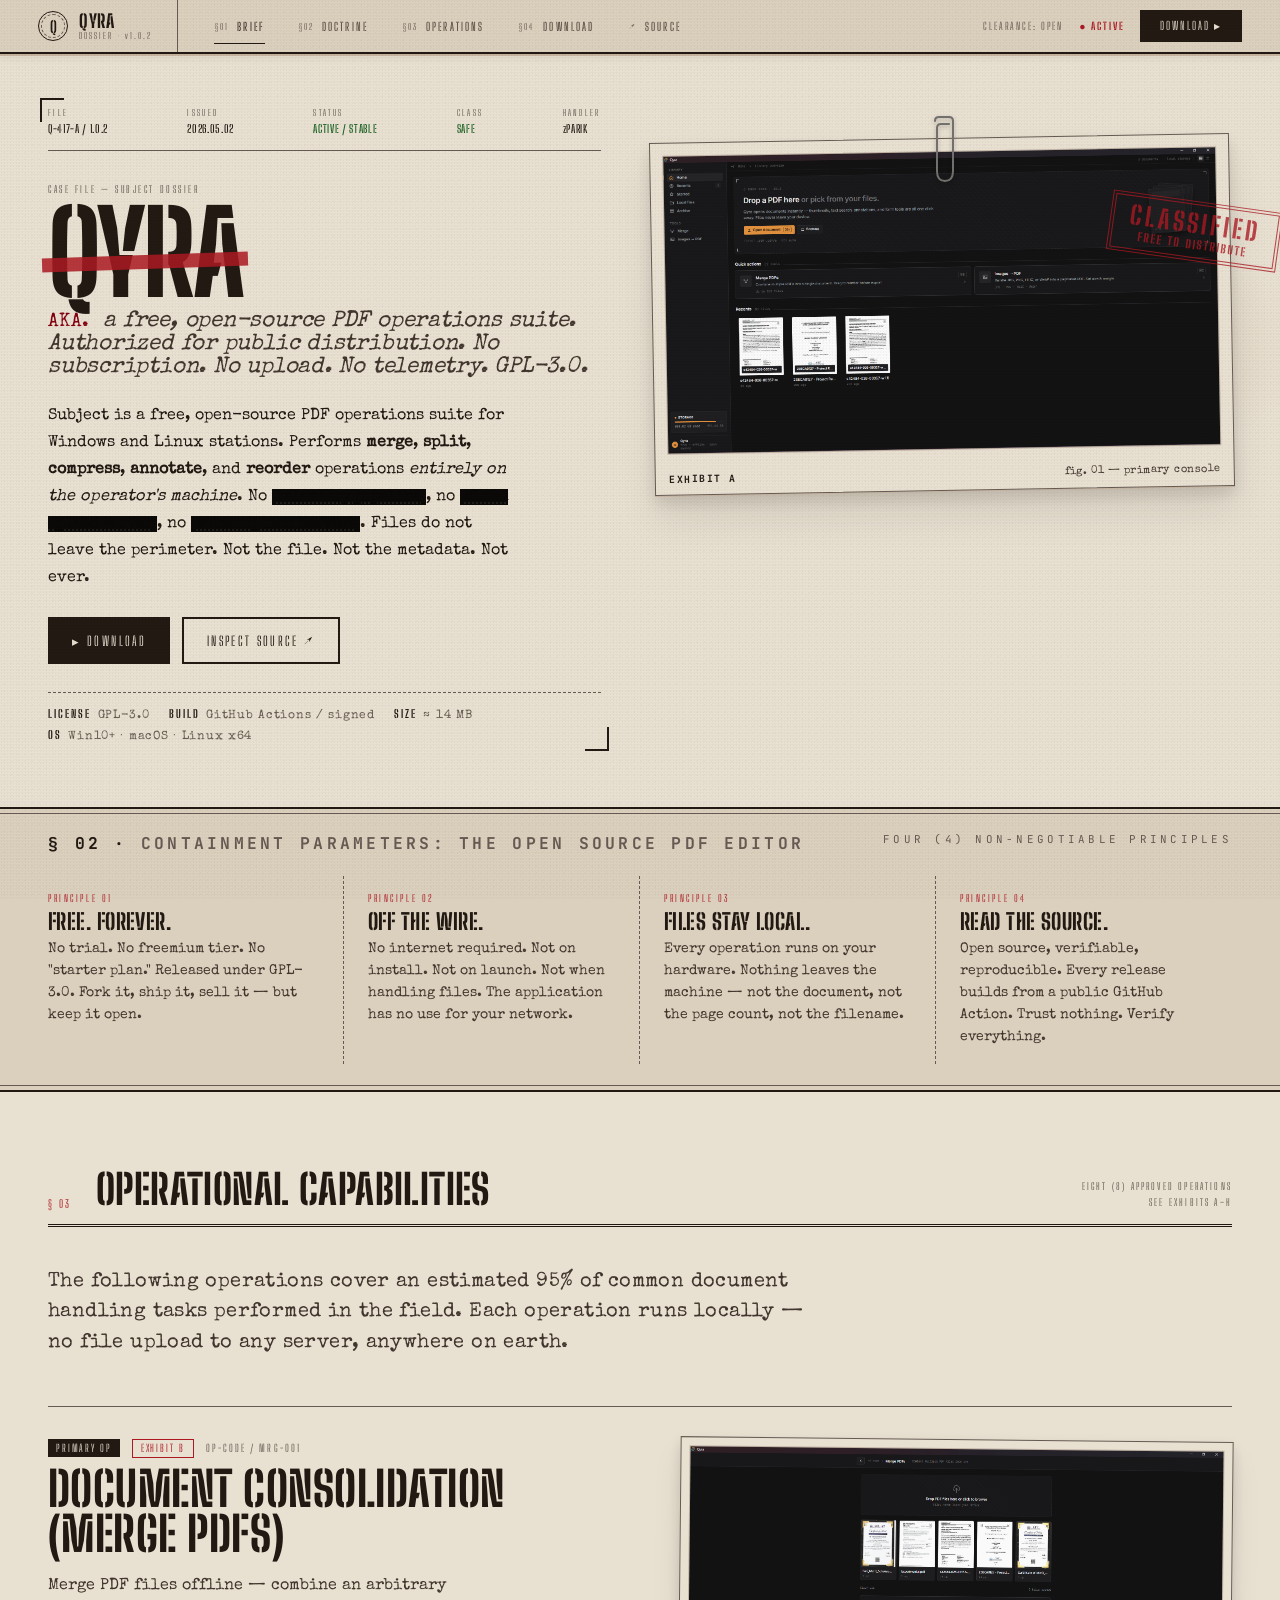
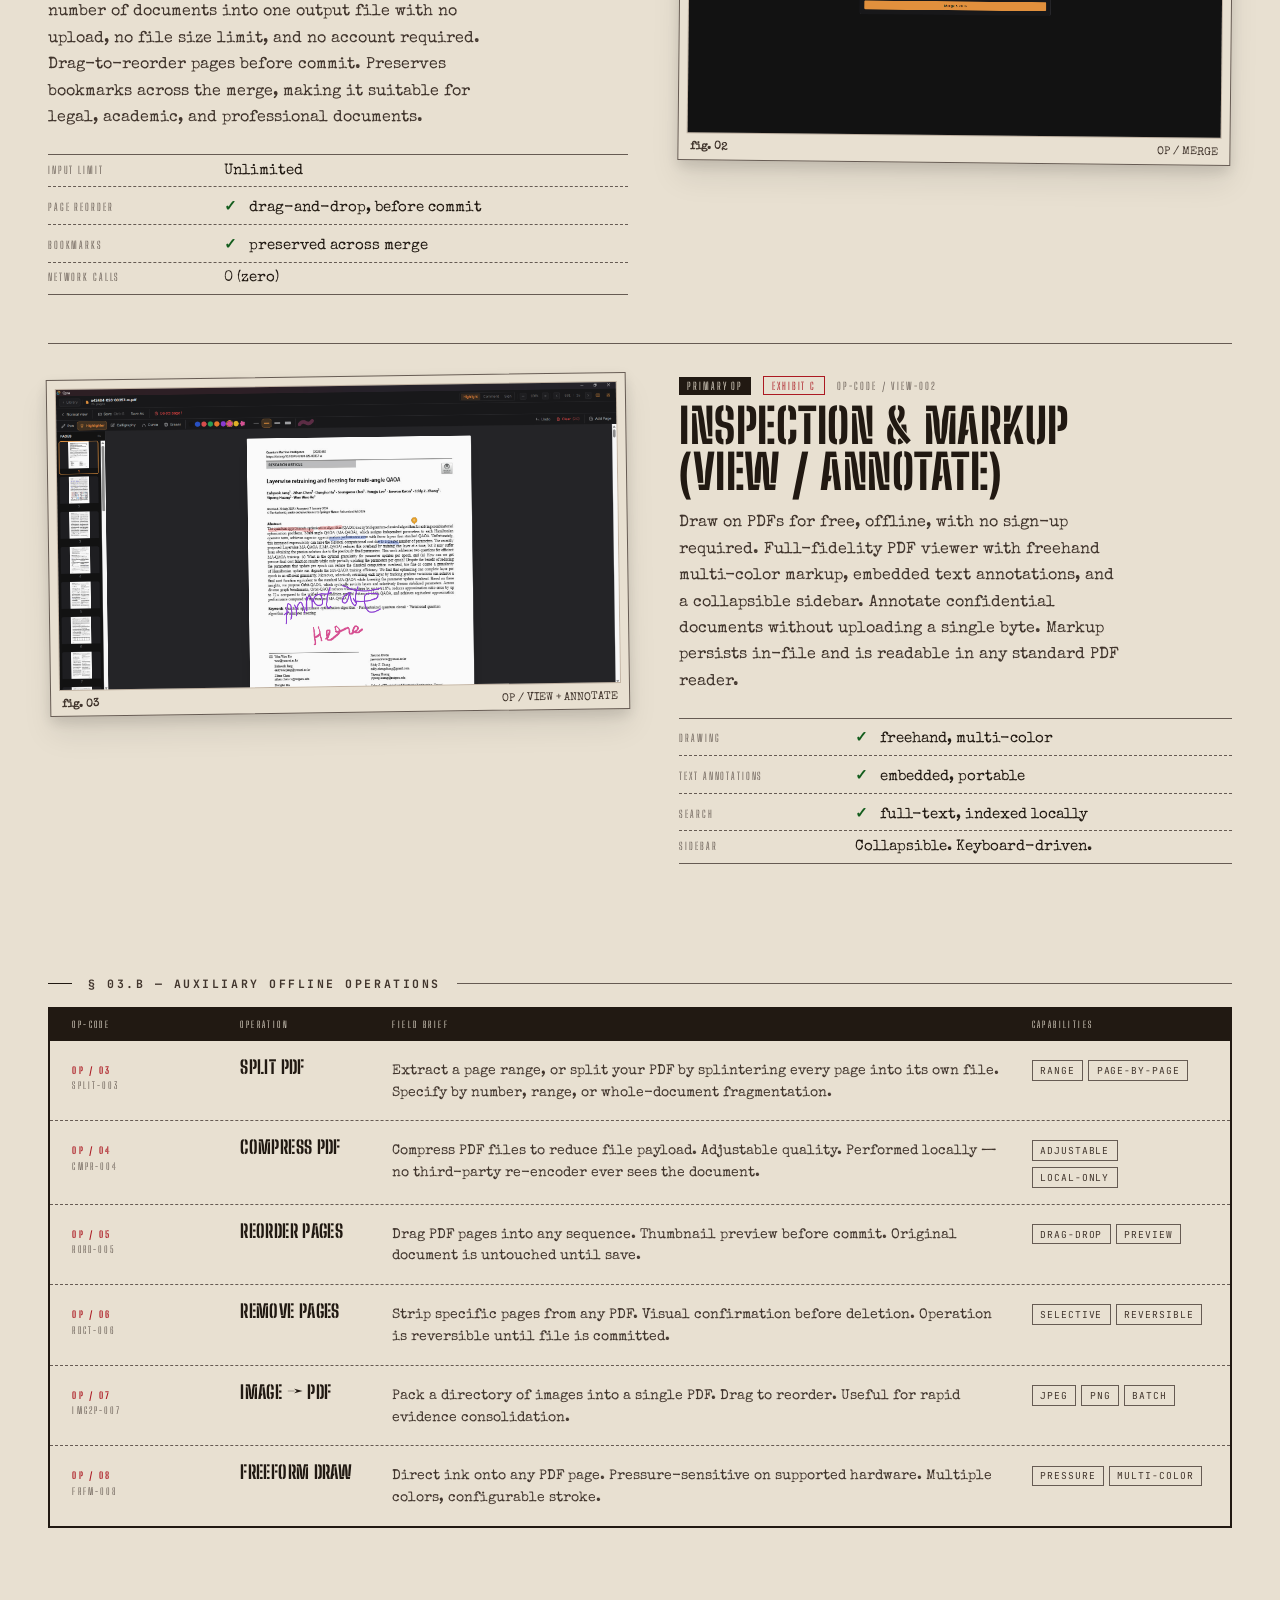
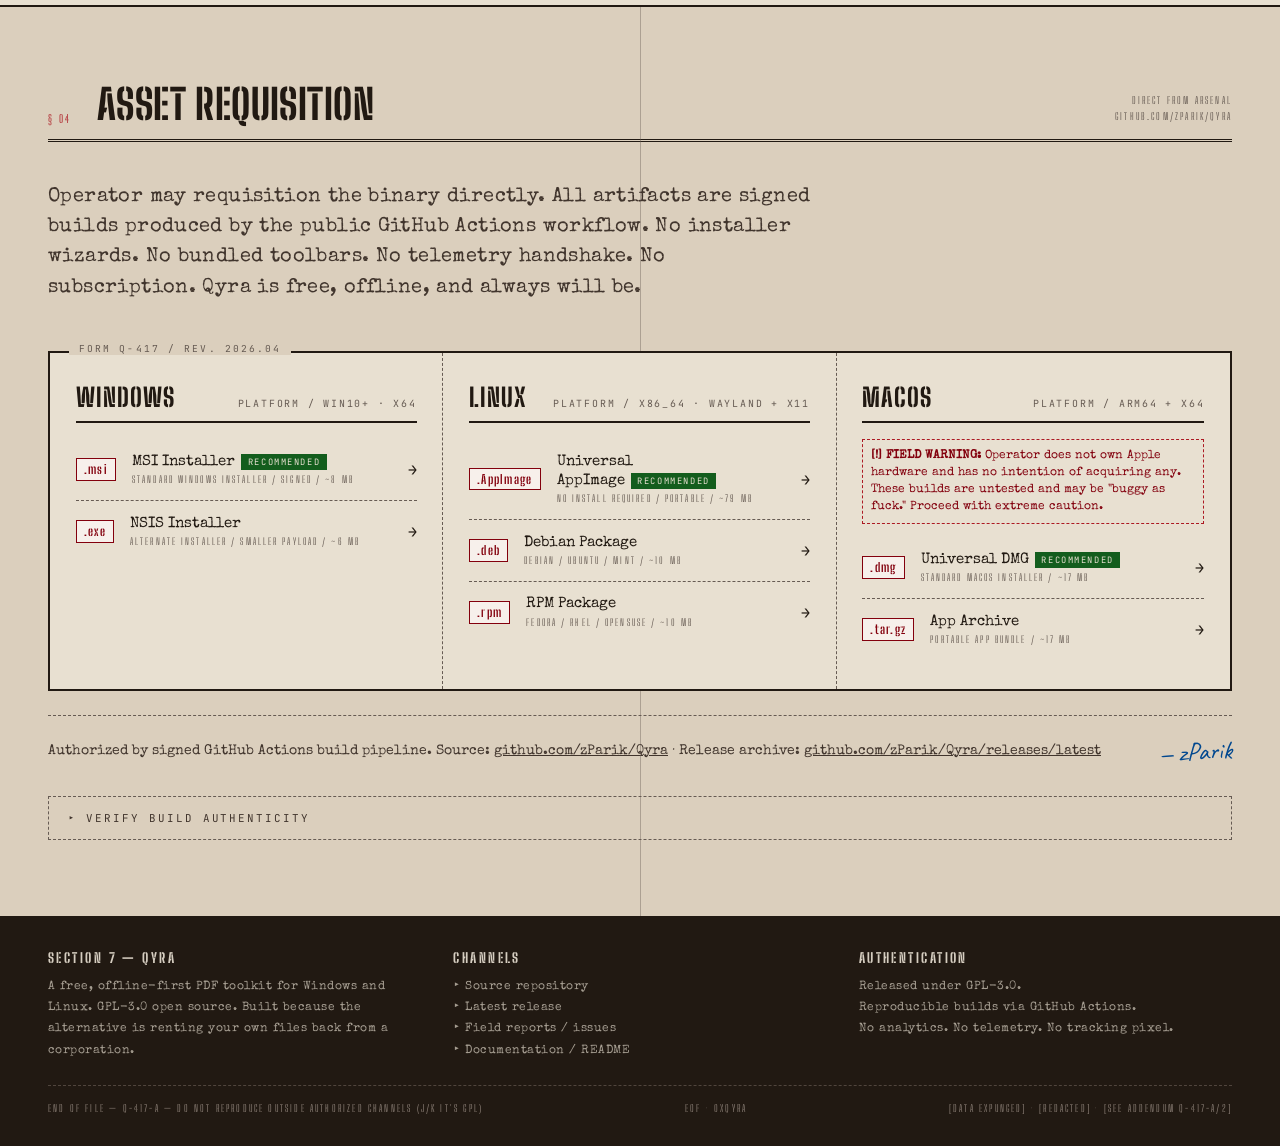
<file: index.html>
<!DOCTYPE html>
<html lang="en">
<head>
<meta charset="UTF-8" />
<meta name="viewport" content="width=device-width, initial-scale=1.0" />
<title>Qyra: Free Offline PDF Toolkit & Acrobat Alternative</title>
<meta name="google-site-verification" content="6oEq_tf1xUqrzgPqAeHx71kW3eQKscvp-yzKYCR2a14" />
<meta name="title" content="Qyra: Free Offline PDF Toolkit & Acrobat Alternative" />
<meta name="description" content="Qyra is a free, offline-first PDF toolkit for Windows and Linux. Merge, split, compress, and annotate PDFs locally — no cloud upload, no telemetry, no subscription. Open-source Adobe Acrobat alternative. GPL-3.0." />
<meta name="keywords" content="free offline PDF toolkit, Adobe Acrobat alternative, open source PDF editor, merge PDFs locally, offline PDF software, no-telemetry PDF editor, local-only PDF processor, privacy-focused PDF toolkit, offline-first PDF editor, GPL-3.0 PDF software, free PDF editor Windows Linux, PDF merger no upload, compress PDF offline, split PDF locally, no subscription PDF editor, secure PDF toolkit, iLovePDF alternative, SmallPDF alternative" />
<meta name="author" content="zParik" />
<link rel="icon" href="images/qyra-logo.png" type="image/png" />
<link rel="canonical" href="https://zparik.github.io/Qyra-page/" />
<link rel="sitemap" type="application/xml" href="https://zparik.github.io/Qyra-page/sitemap.xml" />
<meta property="og:type" content="website" />
<meta property="og:url" content="https://zparik.github.io/Qyra-page/" />
<meta property="og:title" content="Qyra: Free Offline PDF Toolkit & Acrobat Alternative" />
<meta property="og:description" content="Merge, split, compress, and annotate PDFs entirely offline. The free, open-source Adobe alternative with zero telemetry." />
<meta property="og:image" content="https://zparik.github.io/Qyra-page/images/qyra-offline-pdf-toolkit-interface.png" />
<meta name="twitter:card" content="summary_large_image" />
<meta name="twitter:title" content="Qyra: Free Offline PDF Toolkit" />
<meta name="twitter:description" content="The offline, open-source Adobe alternative. Merge, split, compress, and annotate PDFs locally." />
<meta name="twitter:image" content="https://zparik.github.io/Qyra-page/images/qyra-offline-pdf-toolkit-interface.png" />
<meta name="theme-color" content="#38352d" />
<script type="application/ld+json">
{
  "@context": "https://schema.org",
  "@type": "SoftwareApplication",
  "name": "Qyra",
  "url": "https://zparik.github.io/Qyra-page/",
  "operatingSystem": ["Windows 10", "Windows 11", "Linux"],
  "applicationCategory": "BusinessApplication",
  "applicationSubCategory": "PDFEditor",
  "softwareVersion": "1.0.2",
  "fileSize": "14MB",
  "isAccessibleForFree": true,
  "license": "https://www.gnu.org/licenses/gpl-3.0.html",
  "keywords": "offline PDF editor, free PDF toolkit, Adobe Acrobat alternative, merge PDF, split PDF, compress PDF, annotate PDF, open source, no telemetry, privacy-focused, no subscription",
  "offers": {
    "@type": "Offer",
    "price": "0",
    "priceCurrency": "USD"
  },
  "description": "Free, offline-first, open-source PDF toolkit and Adobe Acrobat alternative for Windows and Linux. Perform merge, split, compress, annotate, reorder, and image-to-PDF operations entirely on your local machine. No cloud upload. No telemetry. GPL-3.0.",
  "featureList": [
    "Merge multiple PDFs offline",
    "Split PDFs by page range",
    "Compress PDF files locally",
    "Annotate and draw on PDFs",
    "Reorder PDF pages with drag-and-drop",
    "Remove pages from PDFs",
    "Convert images to PDF",
    "Freeform drawing on PDFs",
    "Zero telemetry",
    "No internet connection required",
    "No cloud upload",
    "GPL-3.0 open source license"
  ],
  "author": {
    "@type": "Person",
    "name": "zParik",
    "url": "https://github.com/zParik"
  },
  "downloadUrl": "https://github.com/zParik/Qyra/releases/latest",
  "screenshot": "https://zparik.github.io/Qyra-page/images/qyra-offline-pdf-toolkit-interface.png"
}
</script>
<script type="application/ld+json">
{
  "@context": "https://schema.org",
  "@type": "FAQPage",
  "mainEntity": [
    {
      "@type": "Question",
      "name": "Is Qyra completely free?",
      "acceptedAnswer": {
        "@type": "Answer",
        "text": "Yes. Qyra is released under the GPL-3.0 open source license. There is no trial period, no freemium tier, and no subscription. It is free forever."
      }
    },
    {
      "@type": "Question",
      "name": "Does Qyra work without an internet connection?",
      "acceptedAnswer": {
        "@type": "Answer",
        "text": "Yes. Qyra requires no internet connection at any point — not on install, not on launch, and not during any PDF operation. All processing happens locally on your machine."
      }
    },
    {
      "@type": "Question",
      "name": "Does Qyra upload my documents to any server?",
      "acceptedAnswer": {
        "@type": "Answer",
        "text": "No. Every operation in Qyra runs entirely on your local hardware. Your documents, metadata, and file names never leave your machine. There is no cloud upload and no telemetry of any kind."
      }
    },
    {
      "@type": "Question",
      "name": "Is Qyra an open source Adobe Acrobat alternative?",
      "acceptedAnswer": {
        "@type": "Answer",
        "text": "Yes. Qyra is a free, open source alternative to Adobe Acrobat Pro for Windows and Linux. It supports merging, splitting, compressing, annotating, reordering, and converting PDFs — all without requiring a subscription or internet connection."
      }
    },
    {
      "@type": "Question",
      "name": "What operating systems does Qyra support?",
      "acceptedAnswer": {
        "@type": "Answer",
        "text": "Qyra supports Windows 10 and later (x64) and Linux (x86_64, with both Wayland and X11 support). Installers are available as MSI, EXE, AppImage, DEB, and RPM."
      }
    },
    {
      "@type": "Question",
      "name": "What PDF operations does Qyra support?",
      "acceptedAnswer": {
        "@type": "Answer",
        "text": "Qyra supports 8 PDF operations: Merge PDFs, View and Annotate PDFs, Split PDFs, Compress PDFs, Reorder Pages, Remove Pages, Convert Images to PDF, and Freeform Drawing on PDFs. All operations run locally with no network calls."
      }
    }
  ]
}
</script>
<link rel="preconnect" href="https://fonts.googleapis.com" />
<link rel="preconnect" href="https://fonts.gstatic.com" crossorigin />
<link href="https://fonts.googleapis.com/css2?family=Special+Elite&family=JetBrains+Mono:wght@400;500;700&family=Big+Shoulders+Stencil+Display:wght@700;800;900&family=Caveat:wght@500;700&display=swap" rel="stylesheet" />
<link rel="stylesheet" href="style.css" />
</head>
<body>
<a href="#brief" class="skip-link">Skip to main content</a>


<nav id="site-nav">
  <div class="nav-mark">
    <div class="nav-seal">Q</div>
    <div class="nav-mark-text">
      <span class="nav-mark-name">QYRA</span>
      <span class="nav-mark-sub">DOSSIER · v1.0.2</span>
    </div>
  </div>
  <div class="nav-tabs">
    <a href="#brief" class="nav-tab" data-num="§01">Brief</a>
    <a href="#doctrine" class="nav-tab" data-num="§02">Doctrine</a>
    <a href="#operations" class="nav-tab" data-num="§03">Operations</a>
    <a href="#requisition" class="nav-tab" data-num="§04">Download</a>
    <a href="https://github.com/zParik/Qyra" target="_blank" rel="noopener" class="nav-tab" data-num="↗">Source</a>
  </div>
  <div class="nav-spacer"></div>
  <div class="nav-status">
    <span>CLEARANCE: OPEN</span>
    <span style="color:var(--stamp-red); font-weight:700;">● ACTIVE</span>
  </div>
  <button id="nav-hamburger" class="nav-hamburger" aria-label="Open navigation" aria-expanded="false" aria-controls="nav-mobile-menu">
    <span></span><span></span><span></span>
  </button>
  <a href="#requisition" class="nav-cta">Download ▸</a>

  <div id="nav-mobile-menu" class="nav-mobile-menu" aria-hidden="true">
    <a href="#brief" class="nav-mobile-link" data-num="§01">Brief</a>
    <a href="#doctrine" class="nav-mobile-link" data-num="§02">Doctrine</a>
    <a href="#operations" class="nav-mobile-link" data-num="§03">Operations</a>
    <a href="#requisition" class="nav-mobile-link" data-num="§04">Download</a>
    <a href="https://github.com/zParik/Qyra" target="_blank" rel="noopener" class="nav-mobile-link" data-num="↗">Source ↗</a>
  </div>
</nav>

<section class="hero" id="brief">
  <div class="hero-grid">
    <div class="case-head">
      <div class="case-meta">
        <dl class="case-meta-block"><dt>FILE</dt><dd>Q-417-A / 1.0.2</dd></dl>
        <dl class="case-meta-block"><dt>ISSUED</dt><dd>2026.05.02</dd></dl>
        <dl class="case-meta-block"><dt>STATUS</dt><dd style="color:var(--stamp-green);">ACTIVE / STABLE</dd></dl>
        <dl class="case-meta-block"><dt>CLASS</dt><dd style="color:var(--stamp-green);">SAFE</dd></dl>
        <dl class="case-meta-block"><dt>HANDLER</dt><dd>zPARIK</dd></dl>
      </div>
      <div class="case-file-num">CASE FILE — SUBJECT DOSSIER</div>
      <h1 class="case-codename"><span class="strike">QYRA</span><span class="sr-only"> — Free Offline PDF Toolkit & Adobe Acrobat Alternative</span></h1>
      <p class="case-subname"><span class="red">aka.</span> &nbsp;a free, open-source PDF operations suite. Authorized for public distribution. No subscription. No upload. No telemetry. GPL-3.0.</p>
      <p class="case-summary">
        Subject is a free, open-source PDF operations suite for Windows
        and Linux stations. Performs <strong>merge</strong>, <strong>split</strong>,
        <strong>compress</strong>, <strong>annotate</strong>, and <strong>reorder</strong>
        operations <em>entirely on the operator's machine</em>. No
        <span class="redacted">telemetry pipeline</span>, no
        <span class="redacted">cloud upload server</span>, no
        <span class="redacted">subscription harvest</span>.
        Files do not leave the perimeter. Not the file. Not the metadata. Not ever.
      </p>
      <div class="case-actions">
        <a href="#requisition" class="btn-stamp">▸ Download</a>
        <a href="https://github.com/zParik/Qyra" target="_blank" rel="noopener" class="btn-line">Inspect Source ↗</a>
      </div>
      <div class="auth-line">
        <span><strong>LICENSE</strong> GPL-3.0</span>
        <span><strong>BUILD</strong> GitHub Actions / signed</span>
        <span><strong>SIZE</strong> ≈ 14 MB</span>
        <span><strong>OS</strong> Win10+ · macOS · Linux x64</span>
      </div>
    </div>

    <div class="exhibit">
      <svg class="paperclip" viewBox="0 0 30 70" xmlns="http://www.w3.org/2000/svg">
        <path d="M 8 5 Q 8 1 12 1 L 22 1 Q 26 1 26 5 L 26 55 Q 26 65 18 65 Q 10 65 10 55 L 10 12 Q 10 8 14 8 L 22 8" fill="none" stroke="oklch(55% 0.005 80)" stroke-width="2" stroke-linecap="round"/>
      </svg>
      <div class="exhibit-photo">
        <img src="images/qyra-offline-pdf-toolkit-interface.png" alt="Qyra free offline PDF toolkit interface — merge, split, compress and annotate PDFs on Windows and Linux with no upload" />
        <div class="exhibit-caption">
          <strong>EXHIBIT A</strong>
          <span>fig. 01 — primary console</span>
        </div>
      </div>
      <div class="stamp stamp-classified">CLASSIFIED<span class="stamp-sub">FREE TO DISTRIBUTE</span></div>
    </div>
  </div>
</section>

<section class="doctrine" id="doctrine">
  <div class="doctrine-title">
    <h2><strong>§ 02 ·</strong> CONTAINMENT PARAMETERS: THE OPEN SOURCE PDF EDITOR</h2>
    <span>FOUR (4) NON-NEGOTIABLE PRINCIPLES</span>
  </div>
  <div class="doctrine-grid">
    <div class="doctrine-item reveal-item"><div class="doctrine-num">PRINCIPLE 01</div><div class="doctrine-head">Free. Forever.</div><div class="doctrine-body">No trial. No freemium tier. No "<span class="redacted">starter plan</span>." Released under GPL-3.0. Fork it, ship it, sell it — but keep it open.</div></div>
    <div class="doctrine-item reveal-item"><div class="doctrine-num">PRINCIPLE 02</div><div class="doctrine-head">Off the Wire.</div><div class="doctrine-body">No internet required. Not on install. Not on launch. Not when handling files. The application has no use for your <span class="redacted">network</span>.</div></div>
    <div class="doctrine-item reveal-item"><div class="doctrine-num">PRINCIPLE 03</div><div class="doctrine-head">Files Stay Local.</div><div class="doctrine-body">Every operation runs on your hardware. Nothing leaves the machine — not the document, not the page count, not the <span class="redacted">filename</span>.</div></div>
    <div class="doctrine-item reveal-item"><div class="doctrine-num">PRINCIPLE 04</div><div class="doctrine-head">Read the Source.</div><div class="doctrine-body">Open source, verifiable, reproducible. Every release builds from a public GitHub Action. Trust <span class="redacted">nothing</span>. Verify everything.</div></div>
  </div>
</section>


<section class="dossier" id="operations">
  <header class="section-head">
    <div class="section-head-num">§ 03</div>
    <h2 class="section-head-title">Operational Capabilities<span class="sr-only"> — Merge PDF, Split PDF, Compress, Annotate and More: Free Offline PDF Tools for Windows and Linux</span></h2>
    <div class="section-head-meta">EIGHT (8) APPROVED OPERATIONS<br>SEE EXHIBITS A–H</div>
  </header>
  <p class="section-lede">
    The following operations cover an estimated 95% of common document handling
    tasks performed in the field. Each operation runs locally — no file upload
    to any server, anywhere on earth.
  </p>

  <article class="exhibit-entry reveal-item">
    <div class="exhibit-entry-content">
      <div class="exhibit-entry-meta">
        <span class="ex-tag">PRIMARY OP</span>
        <span class="ex-stamp">EXHIBIT B</span>
        <span>OP-CODE / MRG-001</span>
      </div>
      <h3 class="exhibit-entry-title">Document Consolidation<br/>(Merge PDFs)</h3>
      <p class="exhibit-entry-desc">Merge PDF files offline — combine an arbitrary number of documents into one output file with no upload, no file size limit, and no account required. Drag-to-reorder pages before commit. Preserves bookmarks across the merge, making it suitable for legal, academic, and professional documents.</p>
      <dl class="field-list">
        <div class="field-row"><dt>Input limit</dt><dd>Unlimited</dd></div>
        <div class="field-row"><dt>Page reorder</dt><dd><span class="check">✓</span> drag-and-drop, before commit</dd></div>
        <div class="field-row"><dt>Bookmarks</dt><dd><span class="check">✓</span> preserved across merge</dd></div>
        <div class="field-row"><dt>Network calls</dt><dd>0 (zero)</dd></div>
      </dl>
    </div>
    <div class="exhibit-entry-photo">
      <div class="photo-frame">
        <img src="images/qyra-pdf-merge-tool.png" alt="Merging multiple PDF files offline locally with Qyra — unlimited files, no upload, bookmark preservation" loading="lazy" />
        <div class="photo-caption"><strong>fig. 02</strong><span>OP / MERGE</span></div>
      </div>
    </div>
  </article>

  <article class="exhibit-entry reveal-item">
    <div class="exhibit-entry-photo">
      <div class="photo-frame">
        <img src="images/qyra-pdf-viewer-annotate.png" alt="Freehand drawing and annotating PDF documents offline with Qyra — free PDF annotator with no sign-up required" loading="lazy" />
        <div class="photo-caption"><strong>fig. 03</strong><span>OP / VIEW + ANNOTATE</span></div>
      </div>
    </div>
    <div class="exhibit-entry-content">
      <div class="exhibit-entry-meta">
        <span class="ex-tag">PRIMARY OP</span>
        <span class="ex-stamp">EXHIBIT C</span>
        <span>OP-CODE / VIEW-002</span>
      </div>
      <h3 class="exhibit-entry-title">Inspection &amp; Markup<br/>(View / Annotate)</h3>
      <p class="exhibit-entry-desc">Draw on PDFs for free, offline, with no sign-up required. Full-fidelity PDF viewer with freehand multi-color markup, embedded text annotations, and a collapsible sidebar. Annotate confidential documents without uploading a single byte. Markup persists in-file and is readable in any standard PDF reader.</p>
      <dl class="field-list">
        <div class="field-row"><dt>Drawing</dt><dd><span class="check">✓</span> freehand, multi-color</dd></div>
        <div class="field-row"><dt>Text annotations</dt><dd><span class="check">✓</span> embedded, portable</dd></div>
        <div class="field-row"><dt>Search</dt><dd><span class="check">✓</span> full-text, indexed locally</dd></div>
        <div class="field-row"><dt>Sidebar</dt><dd>Collapsible. Keyboard-driven.</dd></div>
      </dl>
    </div>
  </article>

  <h3 class="ops-head"><span>§ 03.B — Auxiliary Offline Operations</span></h3>
  <div class="ops-list">
    <div class="ops-list-head">
      <span>OP-CODE</span>
      <span>OPERATION</span>
      <span>FIELD BRIEF</span>
      <span>CAPABILITIES</span>
    </div>
    <div class="op-row reveal-item">
      <div class="op-code"><span class="op-num">OP / 03</span>SPLIT-003</div>
      <div class="op-name">Split PDF</div>
      <div class="op-brief">Extract a page range, or split your PDF by splintering every page into its own file. Specify by number, range, or whole-document fragmentation.</div>
      <div class="op-caps"><span class="op-tag">range</span><span class="op-tag">page-by-page</span></div>
    </div>
    <div class="op-row reveal-item">
      <div class="op-code"><span class="op-num">OP / 04</span>CMPR-004</div>
      <div class="op-name">Compress PDF</div>
      <div class="op-brief">Compress PDF files to reduce file payload. Adjustable quality. Performed locally — no third-party re-encoder ever sees the document.</div>
      <div class="op-caps"><span class="op-tag">adjustable</span><span class="op-tag">local-only</span></div>
    </div>
    <div class="op-row reveal-item">
      <div class="op-code"><span class="op-num">OP / 05</span>RORD-005</div>
      <div class="op-name">Reorder Pages</div>
      <div class="op-brief">Drag PDF pages into any sequence. Thumbnail preview before commit. Original document is untouched until save.</div>
      <div class="op-caps"><span class="op-tag">drag-drop</span><span class="op-tag">preview</span></div>
    </div>
    <div class="op-row reveal-item">
      <div class="op-code"><span class="op-num">OP / 06</span>RDCT-006</div>
      <div class="op-name">Remove Pages</div>
      <div class="op-brief">Strip specific pages from any PDF. Visual confirmation before deletion. Operation is reversible until file is committed.</div>
      <div class="op-caps"><span class="op-tag">selective</span><span class="op-tag">reversible</span></div>
    </div>
    <div class="op-row reveal-item">
      <div class="op-code"><span class="op-num">OP / 07</span>IMG2P-007</div>
      <div class="op-name">Image → PDF</div>
      <div class="op-brief">Pack a directory of images into a single PDF. Drag to reorder. Useful for rapid evidence consolidation.</div>
      <div class="op-caps"><span class="op-tag">jpeg</span><span class="op-tag">png</span><span class="op-tag">batch</span></div>
    </div>
    <div class="op-row reveal-item">
      <div class="op-code"><span class="op-num">OP / 08</span>FRFM-008</div>
      <div class="op-name">Freeform Draw</div>
      <div class="op-brief">Direct ink onto any PDF page. Pressure-sensitive on supported hardware. Multiple colors, configurable stroke.</div>
      <div class="op-caps"><span class="op-tag">pressure</span><span class="op-tag">multi-color</span></div>
    </div>
  </div>
</section>

<section class="acquisition" id="requisition">
  <div class="acquisition-inner">
    <header class="section-head">
      <div class="section-head-num">§ 04</div>
      <h2 class="section-head-title">Asset Requisition<span class="sr-only"> (Download) — Free Offline PDF Toolkit for Windows and Linux</span></h2>
      <div class="section-head-meta">DIRECT FROM ARSENAL<br>github.com/zParik/Qyra</div>
    </header>
    <p class="section-lede">Operator may requisition the binary directly. All artifacts are signed builds produced by the public GitHub Actions workflow. No installer wizards. No bundled toolbars. No telemetry handshake. No subscription. Qyra is free, offline, and always will be.</p>
    <div class="req-form">
      <div class="req-col">
        <div class="req-col-head">
          <div class="req-os">Windows</div>
          <div class="req-target">PLATFORM / WIN10+ · x64</div>
        </div>
        <div class="req-list">
          <a class="req-item" href="https://github.com/zParik/Qyra/releases/download/v1.0.2/Qyra_1.0.2_x64_en-US.msi" target="_blank" rel="noopener"><span class="req-ext">.msi</span><span class="req-desc">MSI Installer<span class="req-rec">RECOMMENDED</span><small>standard windows installer / signed / ~8 MB</small></span><span class="req-arrow">→</span></a>
          <a class="req-item" href="https://github.com/zParik/Qyra/releases/download/v1.0.2/Qyra_1.0.2_x64-setup.exe" target="_blank" rel="noopener"><span class="req-ext">.exe</span><span class="req-desc">NSIS Installer<small>alternate installer / smaller payload / ~6 MB</small></span><span class="req-arrow">→</span></a>
        </div>
      </div>
      <div class="req-col">
        <div class="req-col-head">
          <div class="req-os">Linux</div>
          <div class="req-target">PLATFORM / x86_64 · Wayland + X11</div>
        </div>
        <div class="req-list">
          <a class="req-item" href="https://github.com/zParik/Qyra/releases/download/v1.0.2/Qyra_1.0.2_amd64.AppImage" target="_blank" rel="noopener"><span class="req-ext">.AppImage</span><span class="req-desc">Universal AppImage<span class="req-rec">RECOMMENDED</span><small>no install required / portable / ~79 MB</small></span><span class="req-arrow">→</span></a>
          <a class="req-item" href="https://github.com/zParik/Qyra/releases/download/v1.0.2/Qyra_1.0.2_amd64.deb" target="_blank" rel="noopener"><span class="req-ext">.deb</span><span class="req-desc">Debian Package<small>debian / ubuntu / mint / ~10 MB</small></span><span class="req-arrow">→</span></a>
          <a class="req-item" href="https://github.com/zParik/Qyra/releases/download/v1.0.2/Qyra-1.0.2-1.x86_64.rpm" target="_blank" rel="noopener"><span class="req-ext">.rpm</span><span class="req-desc">RPM Package<small>fedora / rhel / opensuse / ~10 MB</small></span><span class="req-arrow">→</span></a>
        </div>
      </div>
      <div class="req-col">
        <div class="req-col-head">
          <div class="req-os">macOS</div>
          <div class="req-target">PLATFORM / ARM64 + x64</div>
        </div>
        <div class="req-list">
          <div style="font-family:var(--f-typewriter); font-size:0.75rem; color:var(--stamp-red-deep); border:1px dashed var(--stamp-red); padding:0.5rem; margin-bottom:0.8rem; line-height: 1.4;">
            <strong>[!] FIELD WARNING:</strong> Operator does not own Apple hardware and has no intention of acquiring any. These builds are untested and may be "buggy as fuck." Proceed with extreme caution.
          </div>
          <a class="req-item" href="https://github.com/zParik/Qyra/releases/download/v1.0.2/Qyra_1.0.2_universal.dmg" target="_blank" rel="noopener"><span class="req-ext">.dmg</span><span class="req-desc">Universal DMG<span class="req-rec">RECOMMENDED</span><small>standard macOS installer / ~17 MB</small></span><span class="req-arrow">→</span></a>
          <a class="req-item" href="https://github.com/zParik/Qyra/releases/download/v1.0.2/Qyra_universal.app.tar.gz" target="_blank" rel="noopener"><span class="req-ext">.tar.gz</span><span class="req-desc">App Archive<small>portable app bundle / ~17 MB</small></span><span class="req-arrow">→</span></a>
        </div>
      </div>
    </div>
    <div class="req-footer">
      <div>Authorized by signed GitHub Actions build pipeline. Source: <a href="https://github.com/zParik/Qyra" target="_blank" rel="noopener">github.com/zParik/Qyra</a> · Release archive: <a href="https://github.com/zParik/Qyra/releases/latest" target="_blank" rel="noopener">github.com/zParik/Qyra/releases/latest</a></div>
      <div class="req-sig">— zParik</div>
    </div>
    <details class="verify-block">
      <summary class="verify-summary">▸ Verify build authenticity</summary>
      <div class="verify-body">
        <p>All release artifacts are produced exclusively by the public GitHub Actions workflow — no local builds, no manual uploads.</p>
        <ol>
          <li>Download the artifact and its <code>.sha256</code> checksum from the <a href="https://github.com/zParik/Qyra/releases/latest" target="_blank" rel="noopener">latest release</a>.</li>
          <li>On Linux, run <code>sha256sum -c *.sha256</code>. On Windows, run <code>Get-FileHash &lt;filename&gt; -Algorithm SHA256</code> and compare the output against the published checksum.</li>
          <li>Build logs are publicly viewable at <a href="https://github.com/zParik/Qyra/actions" target="_blank" rel="noopener">github.com/zParik/Qyra/actions</a>. Every release maps 1:1 to a workflow run.</li>
        </ol>
        <p>If a download does not start, right-click the link and choose "Save Link As", or browse the full release archive directly.</p>
      </div>
    </details>
  </div>
</section>

<footer class="footer">
  <div class="footer-inner">
    <div><h4>Section 7 — Qyra</h4><p>A free, offline-first PDF toolkit for Windows and Linux. GPL-3.0 open source. Built because the alternative is renting your own files back from a corporation.</p></div>
    <div><h4>Channels</h4><p><a href="https://github.com/zParik/Qyra" target="_blank" rel="noopener">▸ Source repository</a><br><a href="https://github.com/zParik/Qyra/releases/latest" target="_blank" rel="noopener">▸ Latest release</a><br><a href="https://github.com/zParik/Qyra/issues" target="_blank" rel="noopener">▸ Field reports / issues</a><br><a href="https://github.com/zParik/Qyra#readme" target="_blank" rel="noopener">▸ Documentation / README</a></p></div>
    <div><h4>Authentication</h4><p>Released under <a href="https://www.gnu.org/licenses/gpl-3.0.html" target="_blank" rel="noopener">GPL-3.0</a>.<br>Reproducible builds via GitHub Actions.<br>No analytics. No telemetry. No tracking pixel.</p></div>
  </div>
  <div class="footer-bottom">
    <span>END OF FILE — Q-417-A — DO NOT REPRODUCE OUTSIDE AUTHORIZED CHANNELS (j/k it's GPL)</span>
    <span>EOF · 0xQYRA</span>
    <span>[DATA EXPUNGED] · [REDACTED] · [SEE ADDENDUM Q-417-A/2]</span>
  </div>
</footer>

<script src="main.js"></script>

</body>
</html>
</file>
<file: style.css>
/* ═══════════════════════════════════════════════════════════════════
   QYRA — DOSSIER / CLASSIFIED FIELD MANUAL
   ═══════════════════════════════════════════════════════════════════ */

:root {
  --paper:        oklch(91% 0.022 84);
  --paper-deep:   oklch(86% 0.028 78);
  --paper-edge:   oklch(78% 0.034 70);
  --paper-shade:  oklch(82% 0.030 75);

  --ink:          oklch(22% 0.018 60);
  --ink-soft:     oklch(34% 0.022 60);
  --ink-faint:    oklch(48% 0.020 60);
  --ink-ghost:    oklch(62% 0.018 60);

  --stamp-red:    oklch(48% 0.18 25);
  --stamp-red-deep: oklch(38% 0.16 25);
  --stamp-blue:   oklch(40% 0.14 252);
  --stamp-green:  oklch(42% 0.12 145);

  --redact:       oklch(14% 0.005 80);

  --f-typewriter: "Special Elite", "Courier Prime", "JetBrains Mono", ui-monospace, monospace;
  --f-mono:       "JetBrains Mono", ui-monospace, "Courier New", monospace;

  --f-stencil:    "Big Shoulders Stencil Display", "Special Elite", Impact, sans-serif;
}

*, *::before, *::after { box-sizing: border-box; margin: 0; padding: 0; }

html {
  font-family: var(--f-typewriter);
  -webkit-font-smoothing: antialiased;
  scroll-behavior: smooth;
  background: var(--paper);
  color: var(--ink);
  overflow-x: hidden;
}

body {
  min-height: 100dvh;
  background:
    radial-gradient(ellipse 320px 180px at 88% 8%, oklch(60% 0.08 60 / 0.10), transparent 60%),
    radial-gradient(ellipse 240px 160px at 6% 92%, oklch(40% 0.04 60 / 0.08), transparent 65%),
    var(--paper);
  position: relative;
  overflow-x: hidden;
}

body::before {
  content: '';
  position: fixed;
  inset: 0;
  pointer-events: none;
  z-index: 100;
  background-image:
    radial-gradient(oklch(40% 0.02 60 / 0.06) 1px, transparent 1px),
    radial-gradient(oklch(70% 0.03 70 / 0.05) 1px, transparent 1px);
  background-size: 3px 3px, 7px 7px;
  background-position: 0 0, 1px 2px;
  mix-blend-mode: multiply;
}
body::after {
  content: '';
  position: fixed;
  inset: 0;
  pointer-events: none;
  z-index: 99;
  background: repeating-linear-gradient(0deg, transparent 0 2px, oklch(40% 0.02 60 / 0.025) 2px 3px);
}

a { color: inherit; text-decoration: none; }
img, svg { display: block; max-width: 100%; }
button { font-family: inherit; cursor: pointer; background: none; border: none; color: inherit; }
ul { list-style: none; }
::selection { background: var(--stamp-red); color: var(--paper); }

/* Screen reader only utility for SEO */
.sr-only {
  position: absolute;
  width: 1px;
  height: 1px;
  padding: 0;
  margin: -1px;
  overflow: hidden;
  clip: rect(0, 0, 0, 0);
  white-space: nowrap;
  border: 0;
}

/* Skip link */
.skip-link {
  position: absolute;
  top: -9rem;
  left: 1rem;
  z-index: 999;
  background: var(--ink);
  color: var(--paper);
  padding: 0.6rem 1.2rem;
  font-family: var(--f-mono);
  font-size: 0.72rem;
  letter-spacing: 0.15em;
  text-transform: uppercase;
  transition: top 150ms ease-out;
}
.skip-link:focus-visible { top: 0.5rem; outline: none; }

/* Global focus styles */
:focus-visible {
  outline: 2px solid var(--stamp-red);
  outline-offset: 3px;
  border-radius: 1px;
}

/* Scroll reveal */
.reveal-item {
  opacity: 0;
  transform: translateY(14px);
  transition: opacity 380ms ease-out, transform 380ms ease-out;
}
.reveal-item.is-visible { opacity: 1; transform: none; }
@media (prefers-reduced-motion: reduce) {
  .reveal-item { opacity: 1; transform: none; transition: none; }
}

/* ── Hero entrance animation ────────────────────────────────────────── */
@keyframes doc-load {
  from { opacity: 0; transform: translateY(10px); }
  to   { opacity: 1; transform: translateY(0); }
}
@keyframes doc-load-title {
  from { opacity: 0; transform: translateY(16px); }
  to   { opacity: 1; transform: translateY(0); }
}

.case-meta-block:nth-child(1) { animation: doc-load 400ms ease-out 80ms  both; }
.case-meta-block:nth-child(2) { animation: doc-load 400ms ease-out 140ms both; }
.case-meta-block:nth-child(3) { animation: doc-load 400ms ease-out 200ms both; }
.case-meta-block:nth-child(4) { animation: doc-load 400ms ease-out 260ms both; }
.case-meta-block:nth-child(5) { animation: doc-load 400ms ease-out 320ms both; }
.case-file-num                 { animation: doc-load 400ms ease-out 360ms both; }
.case-codename                 { animation: doc-load-title 500ms ease-out 420ms both; }
.case-subname                  { animation: doc-load 400ms ease-out 520ms both; }
.case-summary                  { animation: doc-load 400ms ease-out 600ms both; }
.case-actions                  { animation: doc-load 400ms ease-out 700ms both; }
.auth-line                     { animation: doc-load 400ms ease-out 800ms both; }
.exhibit                       { animation: doc-load 400ms ease-out 500ms both; }

@media (prefers-reduced-motion: reduce) {
  .case-meta-block,
  .case-file-num,
  .case-codename,
  .case-subname,
  .case-summary,
  .case-actions,
  .auth-line,
  .exhibit { animation: none; opacity: 1; transform: none; }
}


#site-nav {
  position: sticky;
  top: 0;
  z-index: 90;
  background: var(--paper-deep);
  border-bottom: 2px solid var(--ink);
  padding: 0 clamp(1rem, 3vw, 2.5rem);
  display: flex;
  align-items: stretch;
  height: 3.4rem;
  box-shadow: 0 2px 0 var(--paper-edge), 0 4px 8px oklch(0% 0 0 / 0.06);
}

.nav-mark { display: flex; align-items: center; gap: 0.65rem; padding-right: 1.5rem; border-right: 1px solid var(--ink-faint); }
.nav-seal { width: 30px; height: 30px; border: 1.5px solid var(--ink); border-radius: 50%; display: grid; place-items: center; font-family: var(--f-stencil); font-weight: 700; font-size: 1rem; color: var(--ink); position: relative; }
.nav-seal::before { content: ''; position: absolute; inset: 2px; border: 1px dashed var(--ink-faint); border-radius: 50%; }
.nav-mark-text { display: flex; flex-direction: column; line-height: 1; }
.nav-mark-name { font-family: var(--f-stencil); font-weight: 800; font-size: 1.15rem; letter-spacing: 0.04em; color: var(--ink); }
.nav-mark-sub { font-family: var(--f-stencil); font-size: 0.55rem; letter-spacing: 0.24em; color: var(--ink-faint); margin-top: 2px; }

.nav-tabs { display: flex; align-items: stretch; margin-left: 1.25rem; }
.nav-tab { display: flex; align-items: center; padding: 0 1.1rem; font-family: var(--f-stencil); font-size: 0.72rem; letter-spacing: 0.18em; text-transform: uppercase; color: var(--ink-soft); position: relative; transition: color 150ms; }
.nav-tab::before { content: attr(data-num); font-size: 0.55rem; color: var(--ink-faint); margin-right: 0.5rem; }
.nav-tab:hover { color: var(--ink); }
.nav-tab:hover::after { content: ''; position: absolute; left: 1rem; right: 1rem; bottom: 0.5rem; height: 1px; background: var(--ink); }

.nav-spacer { flex: 1; }

.nav-status { display: flex; align-items: center; gap: 1rem; font-family: var(--f-stencil); font-size: 0.65rem; letter-spacing: 0.18em; color: var(--ink-faint); text-transform: uppercase; }

.nav-cta { display: flex; align-items: center; gap: 0.5rem; background: var(--ink); color: var(--paper); padding: 0 1.2rem; font-family: var(--f-stencil); font-size: 0.72rem; letter-spacing: 0.18em; text-transform: uppercase; align-self: center; height: 2rem; margin-left: 1rem; transition: background 150ms; }
.nav-cta:hover { background: var(--stamp-red-deep); }

/* Active nav tab (set by IntersectionObserver) */
.nav-tab--active { color: var(--ink); }
.nav-tab--active::after {
  content: '';
  position: absolute;
  left: 1rem;
  right: 1rem;
  bottom: 0.5rem;
  height: 1px;
  background: var(--ink);
}

/* Nav shadow deepens on scroll */
#site-nav.scrolled {
  background: var(--paper);
  box-shadow: 0 2px 0 var(--paper-edge), 0 6px 24px oklch(0% 0 0 / 0.12);
}

.hero { position: relative; padding: clamp(2rem, 4vw, 3.5rem) clamp(1rem, 4vw, 3rem) clamp(3rem, 5vw, 5rem); max-width: 90rem; margin: 0 auto; }
.hero-grid { display: grid; grid-template-columns: 1fr 1.05fr; gap: clamp(2rem, 4vw, 3.5rem); align-items: start; }
.case-head { position: relative; }

.case-meta { display: flex; justify-content: space-between; align-items: flex-start; margin-bottom: 2rem; padding-bottom: 0.75rem; border-bottom: 1px solid var(--ink-faint); }
.case-meta-block { font-family: var(--f-stencil); font-size: 0.7rem; letter-spacing: 0.06em; color: var(--ink-soft); line-height: 1.5; }
.case-meta-block dt { font-size: 0.55rem; letter-spacing: 0.26em; text-transform: uppercase; color: var(--ink-faint); margin-bottom: 2px; }
.case-meta-block dd { color: var(--ink); font-weight: 600; }

.case-file-num { font-family: var(--f-stencil); font-size: 0.62rem; letter-spacing: 0.26em; color: var(--ink-faint); text-transform: uppercase; margin-bottom: 0.5rem; }
.case-codename { font-family: var(--f-stencil); font-weight: 800; font-size: clamp(3.5rem, 9vw, 7.5rem); line-height: 0.88; letter-spacing: -0.02em; color: var(--ink); margin-bottom: 0.4rem; text-transform: uppercase; position: relative; }
.case-codename .strike { position: relative; display: inline-block; }
.case-codename .strike::after { content: ''; position: absolute; left: -3%; right: -3%; top: 52%; height: 0.12em; background: var(--stamp-red); opacity: 0.85; transform: rotate(-2deg); }

.case-subname { font-family: var(--f-serif); font-style: italic; font-weight: 400; font-size: clamp(1.05rem, 1.8vw, 1.4rem); color: var(--ink-soft); margin-bottom: 1.5rem; letter-spacing: -0.01em; }
.case-subname .red { color: var(--stamp-red-deep); font-style: normal; font-family: var(--f-typewriter); text-transform: uppercase; letter-spacing: 0.05em; font-size: 0.85em; }

.case-summary { font-family: var(--f-typewriter); font-size: 1.02rem; line-height: 1.65; color: var(--ink); max-width: 46ch; margin-bottom: 1.6rem; }
.case-summary .redacted { background: var(--redact); color: var(--redact); padding: 0 0.3em; user-select: none; letter-spacing: -0.05em; transition: color 200ms; cursor: help; text-decoration: underline dotted oklch(32% 0.008 80 / 0.6); text-underline-offset: 3px; }
.case-summary .redacted:hover { color: var(--paper); }

@media (hover: none) {
  .case-summary .redacted { color: var(--paper); }
}

.case-actions { display: flex; gap: 0.75rem; flex-wrap: wrap; margin-bottom: 1.75rem; }
.btn-stamp { display: inline-flex; align-items: center; gap: 0.6rem; padding: 0.85rem 1.4rem; background: var(--ink); color: var(--paper); font-family: var(--f-stencil); font-size: 0.82rem; letter-spacing: 0.18em; text-transform: uppercase; border: 2px solid var(--ink); position: relative; transition: transform 120ms, box-shadow 120ms; }
.btn-stamp:hover { transform: translate(-2px, -2px); box-shadow: 4px 4px 0 var(--stamp-red); }
.btn-line { display: inline-flex; align-items: center; gap: 0.6rem; padding: 0.85rem 1.4rem; background: transparent; color: var(--ink); font-family: var(--f-stencil); font-size: 0.82rem; letter-spacing: 0.18em; text-transform: uppercase; border: 2px solid var(--ink); transition: background 120ms, color 120ms; }
.btn-line:hover { background: var(--ink); color: var(--paper); }

.auth-line { font-family: var(--f-typewriter); font-size: 0.75rem; color: var(--ink-faint); letter-spacing: 0.06em; border-top: 1px dashed var(--ink-faint); padding-top: 0.85rem; display: flex; flex-wrap: wrap; gap: 0.4rem 1.2rem; }
.auth-line span { display: inline-flex; align-items: baseline; gap: 0.4rem; }
.auth-line strong { color: var(--ink); font-weight: 700; font-family: var(--f-stencil); font-size: 0.7rem; letter-spacing: 0.18em; }

.exhibit { position: relative; margin-top: 2rem; }
.exhibit-photo { position: relative; background: var(--paper); padding: 0.75rem 0.75rem 2.5rem; border: 1px solid var(--ink-faint); box-shadow: 0 1px 0 var(--paper-edge), 0 8px 16px oklch(0% 0 0 / 0.12), 0 24px 40px oklch(0% 0 0 / 0.08); transform: rotate(-1deg); transition: transform 250ms; }
.exhibit-photo:hover { transform: rotate(0deg) translateY(-3px); }
.exhibit-photo img { width: 100%; height: auto; display: block; filter: contrast(0.96) saturate(0.85); border: 1px solid var(--paper-edge); }
.exhibit-caption { position: absolute; bottom: 0.6rem; left: 0.85rem; right: 0.85rem; display: flex; justify-content: space-between; font-family: var(--f-typewriter); font-size: 0.68rem; color: var(--ink-soft); letter-spacing: 0.04em; }
.exhibit-caption strong { color: var(--ink); font-family: var(--f-mono); font-size: 0.62rem; letter-spacing: 0.15em; }

.paperclip { position: absolute; top: -22px; left: calc(50% - 15px); width: 30px; height: 70px; z-index: 4; filter: drop-shadow(0 2px 2px oklch(0% 0 0 / 0.25)); }

.stamp { position: absolute; font-family: var(--f-stencil); font-weight: 800; letter-spacing: 0.12em; color: var(--stamp-red); border: 4px double var(--stamp-red); padding: 0.4rem 1rem; text-transform: uppercase; text-align: center; line-height: 1; opacity: 0.78; pointer-events: none; z-index: 5; font-size: 1.5rem; }
.stamp .stamp-sub { display: block; font-size: 0.45em; letter-spacing: 0.18em; margin-top: 0.2em; }
.stamp-classified { top: 18%; right: -3rem; transform: rotate(8deg); font-size: 1.6rem; }

.case-head::before, .case-head::after { content: ''; position: absolute; width: 24px; height: 24px; border: 2px solid var(--ink); }
.case-head::before { top: -8px; left: -8px; border-right: none; border-bottom: none; }
.case-head::after { bottom: -8px; right: -8px; border-left: none; border-top: none; }

.doctrine { background: var(--paper-deep); border-top: 2px solid var(--ink); border-bottom: 2px solid var(--ink); position: relative; }
.doctrine::before, .doctrine::after { content: ''; position: absolute; left: 0; right: 0; height: 1px; background: var(--ink-faint); }
.doctrine::before { top: 4px; }
.doctrine::after { bottom: 4px; }

.doctrine-title { max-width: 90rem; margin: 0 auto; padding: 1.4rem clamp(1rem, 4vw, 3rem) 0.4rem; font-family: var(--f-mono); font-size: 0.68rem; letter-spacing: 0.3em; text-transform: uppercase; color: var(--ink-faint); display: flex; justify-content: space-between; }
.doctrine-title strong { color: var(--ink); }

.doctrine-grid { max-width: 90rem; margin: 0 auto; padding: 1rem clamp(1rem, 4vw, 3rem) 1.6rem; display: grid; grid-template-columns: repeat(4, 1fr); gap: 0; }
.doctrine-item { padding: 1rem 1.5rem 1rem 0; border-right: 1px dashed var(--ink-faint); position: relative; }
.doctrine-item:last-child { border-right: none; }
.doctrine-item:not(:first-child) { padding-left: 1.5rem; }
.doctrine-num { font-family: var(--f-stencil); font-size: 0.62rem; letter-spacing: 0.26em; color: var(--stamp-red); margin-bottom: 0.4rem; }
.doctrine-head { font-family: var(--f-stencil); font-weight: 800; font-size: 1.4rem; letter-spacing: 0.02em; text-transform: uppercase; color: var(--ink); margin-bottom: 0.4rem; line-height: 1; }
.doctrine-body { font-family: var(--f-typewriter); font-size: 0.88rem; line-height: 1.55; color: var(--ink-soft); }

.dossier { max-width: 90rem; margin: 0 auto; padding: clamp(3rem, 6vw, 5rem) clamp(1rem, 4vw, 3rem); position: relative; }
.section-head { display: grid; grid-template-columns: auto 1fr auto; gap: 1.5rem; align-items: end; border-bottom: 3px double var(--ink); padding-bottom: 0.85rem; margin-bottom: 2.5rem; }
.section-head-num { font-family: var(--f-stencil); font-size: 0.7rem; letter-spacing: 0.22em; color: var(--stamp-red); text-transform: uppercase; }
.section-head-title { font-family: var(--f-stencil); font-weight: 800; font-size: clamp(1.8rem, 3.6vw, 2.6rem); letter-spacing: 0.01em; text-transform: uppercase; color: var(--ink); line-height: 1; }
.section-head-meta { font-family: var(--f-stencil); font-size: 0.62rem; letter-spacing: 0.22em; color: var(--ink-faint); text-transform: uppercase; text-align: right; line-height: 1.6; }

.section-lede { font-family: var(--f-typewriter); font-size: clamp(1.05rem, 1.7vw, 1.22rem); line-height: 1.55; color: var(--ink-soft); max-width: 64ch; margin-bottom: 3rem; letter-spacing: 0.02em; }

.exhibit-entry { display: grid; grid-template-columns: 1.05fr 1fr; gap: clamp(2rem, 4vw, 3.5rem); align-items: start; padding: 2rem 0; border-top: 1px solid var(--ink-faint); position: relative; }
.exhibit-entry:nth-child(odd) .exhibit-entry-photo { order: 1; }

.exhibit-entry-meta { display: flex; align-items: baseline; gap: 0.75rem; margin-bottom: 0.5rem; font-family: var(--f-stencil); font-size: 0.65rem; letter-spacing: 0.2em; text-transform: uppercase; color: var(--ink-faint); }
.exhibit-entry-meta .ex-tag { background: var(--ink); color: var(--paper); padding: 0.18rem 0.5rem; letter-spacing: 0.18em; }
.exhibit-entry-meta .ex-stamp { color: var(--stamp-red); border: 1px solid var(--stamp-red); padding: 0.16rem 0.5rem; letter-spacing: 0.18em; }

.exhibit-entry-title { font-family: var(--f-stencil); font-weight: 800; font-size: clamp(2rem, 4vw, 3rem); line-height: 0.95; letter-spacing: 0.01em; color: var(--ink); text-transform: uppercase; margin-bottom: 1rem; }
.exhibit-entry-desc { font-family: var(--f-typewriter); font-size: 1rem; line-height: 1.65; color: var(--ink-soft); max-width: 44ch; margin-bottom: 1.4rem; }

.field-list { border-top: 1px solid var(--ink-faint); border-bottom: 1px solid var(--ink-faint); margin-bottom: 1rem; }
.field-row { display: grid; grid-template-columns: 11rem 1fr; padding: 0.55rem 0; border-bottom: 1px dashed var(--ink-faint); align-items: baseline; }
.field-row:last-child { border-bottom: none; }
.field-row dt { font-family: var(--f-stencil); font-size: 0.65rem; letter-spacing: 0.18em; text-transform: uppercase; color: var(--ink-faint); }
.field-row dd { font-family: var(--f-typewriter); font-size: 0.92rem; color: var(--ink); }
.field-row dd .check { color: var(--stamp-green); font-weight: 700; margin-right: 0.5rem; font-family: var(--f-mono); }

.exhibit-entry-photo { position: relative; }
.exhibit-entry-photo .photo-frame { background: var(--paper); padding: 0.5rem 0.5rem 1.6rem; border: 1px solid var(--ink-faint); box-shadow: 0 6px 14px oklch(0% 0 0 / 0.12), 0 18px 30px oklch(0% 0 0 / 0.08); position: relative; transform: rotate(0.6deg); transition: transform 250ms; }
.exhibit-entry:nth-child(even) .photo-frame { transform: rotate(-0.8deg); }
.exhibit-entry-photo .photo-frame:hover { transform: rotate(0); }
.exhibit-entry-photo img { width: 100%; height: auto; display: block; filter: contrast(0.96) saturate(0.85); border: 1px solid var(--paper-edge); }
.photo-caption { position: absolute; bottom: 0.4rem; left: 0.7rem; right: 0.7rem; font-family: var(--f-typewriter); font-size: 0.7rem; color: var(--ink-soft); display: flex; justify-content: space-between; }

.ops-head { display: flex; align-items: center; gap: 1rem; margin: 4rem 0 1rem; font-family: var(--f-mono); font-size: 0.72rem; letter-spacing: 0.22em; text-transform: uppercase; color: var(--ink-soft); }
.ops-head::before { content: ''; width: 24px; height: 1px; background: var(--ink); }
.ops-head::after { content: ''; flex: 1; height: 1px; background: var(--ink-faint); }

.ops-grid { display: grid; grid-template-columns: repeat(3, 1fr); gap: 0; border: 2px solid var(--ink); background: var(--paper-shade); }
.op-card { padding: 1.4rem 1.5rem; border-right: 1px dashed var(--ink-faint); border-bottom: 1px dashed var(--ink-faint); position: relative; background: var(--paper); transition: background 200ms; display: flex; flex-direction: column; gap: 0.6rem; min-height: 200px; }
.op-card:nth-child(3n) { border-right: none; }
.op-card:nth-last-child(-n+3) { border-bottom: none; }
.op-card:hover { background: oklch(94% 0.018 84); }
.op-card:hover .op-stamp { opacity: 1; transform: rotate(-8deg) scale(1); }

.op-meta { display: flex; justify-content: space-between; align-items: baseline; font-family: var(--f-mono); font-size: 0.6rem; letter-spacing: 0.2em; color: var(--ink-faint); text-transform: uppercase; border-bottom: 1px dashed var(--ink-faint); padding-bottom: 0.5rem; }
.op-num { color: var(--stamp-red); font-weight: 700; }
.op-title { font-family: var(--f-stencil); font-weight: 800; font-size: 1.5rem; letter-spacing: 0.02em; text-transform: uppercase; color: var(--ink); line-height: 1; }
.op-desc { font-family: var(--f-typewriter); font-size: 0.88rem; line-height: 1.55; color: var(--ink-soft); }
.op-tags { display: flex; flex-wrap: wrap; gap: 0.35rem; margin-top: auto; padding-top: 0.6rem; }
.op-tag { font-family: var(--f-mono); font-size: 0.6rem; letter-spacing: 0.1em; text-transform: uppercase; color: var(--ink-soft); border: 1px solid var(--ink-faint); padding: 0.18rem 0.45rem; }
.op-stamp { position: absolute; top: 1rem; right: 1rem; font-family: var(--f-stencil); font-weight: 800; font-size: 0.55rem; letter-spacing: 0.18em; color: var(--stamp-green); border: 1.5px solid var(--stamp-green); padding: 0.15rem 0.4rem; opacity: 0; transform: rotate(-12deg) scale(0.9); transition: opacity 250ms, transform 250ms; }

/* Ops manifest list (replaces card grid) */
.ops-list { border: 2px solid var(--ink); margin-top: 1rem; }
.ops-list-head {
  display: grid;
  grid-template-columns: 9rem 8rem 1fr 11rem;
  gap: 1.5rem;
  padding: 0.65rem 1.4rem;
  background: var(--ink);
  color: var(--paper);
  font-family: var(--f-stencil);
  font-size: 0.58rem;
  letter-spacing: 0.26em;
  text-transform: uppercase;
}
.op-row {
  display: grid;
  grid-template-columns: 9rem 8rem 1fr 11rem;
  gap: 1.5rem;
  padding: 1rem 1.4rem;
  border-bottom: 1px dashed var(--ink-faint);
  align-items: baseline;
  transition: background 150ms;
}
.op-row:last-child { border-bottom: none; }
.op-row:hover { background: oklch(94% 0.018 84); }
.op-code { font-family: var(--f-stencil); font-size: 0.6rem; letter-spacing: 0.22em; text-transform: uppercase; line-height: 1.6; color: var(--ink-faint); }
.op-code .op-num { color: var(--stamp-red); font-weight: 700; display: block; }
.op-name { font-family: var(--f-stencil); font-weight: 800; font-size: 1.15rem; text-transform: uppercase; color: var(--ink); letter-spacing: 0.02em; line-height: 1.1; }
.op-brief { font-family: var(--f-typewriter); font-size: 0.88rem; line-height: 1.55; color: var(--ink-soft); }
.op-caps { display: flex; flex-wrap: wrap; gap: 0.35rem; align-items: flex-start; }

/* Verify build block */
.verify-block {
  margin-top: 1.5rem;
  border: 1px dashed var(--ink-faint);
}
.verify-summary {
  padding: 0.85rem 1.2rem;
  font-family: var(--f-mono);
  font-size: 0.68rem;
  letter-spacing: 0.18em;
  text-transform: uppercase;
  color: var(--ink-soft);
  cursor: pointer;
  list-style: none;
  transition: color 150ms, background 150ms;
  display: flex;
  align-items: center;
  gap: 0.5rem;
}
.verify-summary::-webkit-details-marker,
.verify-summary::marker { display: none; content: ''; }
.verify-summary:hover { color: var(--ink); background: var(--paper-shade); }
.verify-body {
  padding: 1.2rem 1.5rem;
  border-top: 1px dashed var(--ink-faint);
  background: var(--paper);
}
.verify-body p { font-family: var(--f-typewriter); font-size: 0.88rem; line-height: 1.6; color: var(--ink-soft); margin-bottom: 0.75rem; overflow-wrap: break-word; word-break: break-word; }
.verify-body ol { padding-left: 1.5rem; list-style: decimal; }
.verify-body li { font-family: var(--f-typewriter); font-size: 0.88rem; line-height: 1.55; color: var(--ink-soft); margin-bottom: 0.4rem; padding-left: 0.4rem; }
.verify-body code { font-family: var(--f-mono); font-size: 0.85em; background: var(--paper-shade); padding: 0.1em 0.4em; border: 1px solid var(--paper-edge); }
.verify-body a { text-decoration: underline; }

.acquisition { background: var(--paper-deep); border-top: 2px solid var(--ink); border-bottom: 2px solid var(--ink); padding: clamp(3rem, 6vw, 5rem) clamp(1rem, 4vw, 3rem); position: relative; }
.acquisition::before { content: ''; position: absolute; top: 0; bottom: 0; left: 50%; width: 1px; background: var(--ink-faint); opacity: 0.4; }
.acquisition-inner { max-width: 90rem; margin: 0 auto; }

.req-form { display: grid; grid-template-columns: 1fr 1fr 1fr; gap: 0; border: 2px solid var(--ink); background: var(--paper); position: relative; }
.req-form::before { content: 'FORM Q-417 / REV. 2026.04'; position: absolute; top: -0.7rem; left: 1.2rem; background: var(--paper-deep); padding: 0 0.6rem; font-family: var(--f-mono); font-size: 0.6rem; letter-spacing: 0.22em; color: var(--ink-faint); }

.req-col { padding: 1.8rem 1.6rem; border-right: 1px dashed var(--ink-faint); }
.req-col:last-child { border-right: none; }
.req-col-head { display: flex; justify-content: space-between; align-items: baseline; border-bottom: 2px solid var(--ink); padding-bottom: 0.6rem; margin-bottom: 1rem; }
.req-os { font-family: var(--f-stencil); font-weight: 800; font-size: 1.6rem; letter-spacing: 0.04em; text-transform: uppercase; color: var(--ink); }
.req-target { font-family: var(--f-mono); font-size: 0.62rem; letter-spacing: 0.18em; color: var(--ink-faint); text-transform: uppercase; }

.req-list { display: flex; flex-direction: column; }
.req-item { display: grid; grid-template-columns: auto 1fr auto; gap: 1rem; padding: 0.85rem 0; border-bottom: 1px dashed var(--ink-faint); align-items: center; font-family: var(--f-typewriter); transition: background 150ms; }
.req-item:last-child { border-bottom: none; }
.req-item:hover { background: oklch(94% 0.018 84); }

.req-ext { font-family: var(--f-stencil); font-size: 0.78rem; font-weight: 700; color: var(--stamp-red-deep); letter-spacing: 0.10em; border: 1px solid var(--stamp-red-deep); padding: 0.18rem 0.45rem; text-align: center; background: oklch(96% 0.01 60); white-space: nowrap; }
.req-desc { font-size: 0.92rem; color: var(--ink); line-height: 1.3; }
.req-desc small { display: block; font-family: var(--f-stencil); font-size: 0.6rem; color: var(--ink-faint); letter-spacing: 0.22em; text-transform: uppercase; margin-top: 2px; }
.req-rec { background: var(--stamp-green); color: var(--paper); font-family: var(--f-mono); font-size: 0.55rem; letter-spacing: 0.18em; padding: 0.12rem 0.4rem; margin-left: 0.4rem; text-transform: uppercase; vertical-align: middle; }
.req-arrow { font-family: var(--f-mono); font-size: 0.95rem; color: var(--ink); transition: transform 150ms, color 200ms; }
.req-item:hover .req-arrow { transform: translateX(4px); }
.req-arrow--done { color: var(--stamp-green) !important; transform: none !important; }

.req-footer { margin-top: 1.5rem; font-family: var(--f-typewriter); font-size: 0.85rem; color: var(--ink-soft); line-height: 1.6; display: grid; grid-template-columns: 1fr auto; gap: 1rem; align-items: center; border-top: 1px dashed var(--ink-faint); padding-top: 1rem; overflow-wrap: break-word; word-break: break-word; }
.req-footer a { text-decoration: underline; }
.req-sig { font-family: "Caveat", cursive; font-size: 1.6rem; color: var(--stamp-blue); transform: rotate(-3deg); white-space: nowrap; }

.footer { background: var(--ink); color: var(--paper); padding: 2rem clamp(1rem, 4vw, 3rem); }
.footer-inner { max-width: 90rem; margin: 0 auto; display: grid; grid-template-columns: 1fr 1fr 1fr; gap: 2rem; align-items: start; }
.footer h4 { font-family: var(--f-stencil); font-weight: 800; font-size: 0.85rem; letter-spacing: 0.18em; text-transform: uppercase; margin-bottom: 0.6rem; color: oklch(85% 0.02 80); }
.footer p, .footer a { font-family: var(--f-typewriter); font-size: 0.78rem; line-height: 1.7; color: oklch(70% 0.02 80); letter-spacing: 0.04em; }
.footer a:hover { color: var(--paper); }
.footer-bottom { max-width: 90rem; margin: 1.5rem auto 0; padding-top: 1rem; border-top: 1px dashed oklch(40% 0.02 60); font-family: var(--f-stencil); font-size: 0.62rem; letter-spacing: 0.22em; text-transform: uppercase; color: oklch(60% 0.02 60); display: flex; justify-content: space-between; flex-wrap: wrap; gap: 0.5rem; }

.nav-hamburger {
  display: none;
  flex-direction: column;
  justify-content: center;
  align-items: center;
  gap: 5px;
  width: 44px;
  height: 44px;
  align-self: center;
  flex-shrink: 0;
  margin-left: 0.75rem;
  border: 1px solid var(--ink-faint);
  transition: border-color 150ms;
}
.nav-hamburger:hover { border-color: var(--ink); }
.nav-hamburger span {
  display: block;
  width: 16px;
  height: 1.5px;
  background: var(--ink);
  transition: transform 200ms ease-out, opacity 150ms;
}
.nav-hamburger[aria-expanded="true"] span:nth-child(1) { transform: translateY(6.5px) rotate(45deg); }
.nav-hamburger[aria-expanded="true"] span:nth-child(2) { opacity: 0; transform: scaleX(0); }
.nav-hamburger[aria-expanded="true"] span:nth-child(3) { transform: translateY(-6.5px) rotate(-45deg); }

.nav-mobile-menu {
  display: none;
  position: absolute;
  top: 100%;
  left: calc(-1 * clamp(1rem, 3vw, 2.5rem));
  right: calc(-1 * clamp(1rem, 3vw, 2.5rem));
  background: var(--paper-deep);
  border-bottom: 2px solid var(--ink);
  box-shadow: 0 8px 24px oklch(0% 0 0 / 0.12);
  z-index: 88;
  flex-direction: column;
  transform: translateY(-6px);
  opacity: 0;
  pointer-events: none;
  visibility: hidden;
  transition: transform 180ms ease-out, opacity 180ms ease-out, visibility 0s 180ms;
}
.nav-mobile-menu.open {
  transform: translateY(0);
  opacity: 1;
  pointer-events: all;
  visibility: visible;
  transition: transform 180ms ease-out, opacity 180ms ease-out;
}
.nav-mobile-link {
  display: flex;
  align-items: center;
  gap: 0.75rem;
  padding: 1rem clamp(1rem, 4vw, 2.5rem);
  font-family: var(--f-stencil);
  font-size: 0.78rem;
  letter-spacing: 0.18em;
  text-transform: uppercase;
  color: var(--ink-soft);
  border-bottom: 1px dashed var(--ink-faint);
  transition: color 150ms, background 150ms;
}
.nav-mobile-link:last-child { border-bottom: none; }
.nav-mobile-link::before { content: attr(data-num); font-size: 0.6rem; color: var(--ink-faint); }
.nav-mobile-link:hover { color: var(--ink); background: var(--paper-shade); }

@media (max-width: 1024px) {
  .hero-grid { grid-template-columns: 1fr; }
  .exhibit-entry { grid-template-columns: 1fr; }
  .exhibit-entry:nth-child(odd) .exhibit-entry-photo { order: 0; }
  .ops-grid { grid-template-columns: repeat(2, 1fr); }
  .op-card:nth-child(3n) { border-right: 1px dashed var(--ink-faint); }
  .op-card:nth-child(2n) { border-right: none; }
  .op-card:nth-last-child(-n+3) { border-bottom: 1px dashed var(--ink-faint); }
  .op-card:nth-last-child(-n+2) { border-bottom: none; }
  .doctrine-grid { grid-template-columns: repeat(2, 1fr); gap: 1rem; }
  .doctrine-item { border-bottom: 1px dashed var(--ink-faint); padding-bottom: 1rem; }
  .req-form { grid-template-columns: 1fr; }
  .req-col { border-right: none; border-bottom: 1px dashed var(--ink-faint); }
  .nav-tabs { display: none; }
  .nav-hamburger { display: flex; }
  .nav-mobile-menu { display: flex; }
  .footer-inner { grid-template-columns: 1fr; }
  .ops-list-head { display: none; }
  .op-row { grid-template-columns: 6rem 1fr; grid-template-rows: auto auto auto; gap: 0.75rem 1.25rem; }
  .op-code { grid-column: 1; grid-row: 1; }
  .op-name { grid-column: 2; grid-row: 1; align-self: center; }
  .op-brief { grid-column: 1 / -1; grid-row: 2; }
  .op-caps { grid-column: 1 / -1; grid-row: 3; }
  /* Clip stamp to exhibit container so it can't bleed outside viewport */
  .exhibit { overflow: hidden; }
  .stamp-classified { right: 0.5rem; }
}
@media (max-width: 640px) {
  .ops-grid { grid-template-columns: 1fr; }
  .op-card { border-right: none !important; }
  .nav-status { display: none; }
  .case-codename { font-size: 3.5rem; }
  .field-row { grid-template-columns: 1fr; gap: 0.2rem; }
  .op-row { grid-template-columns: 1fr; }
  .op-code { grid-column: 1; }
  .op-name { grid-column: 1; }

  /* Case meta — 2-col grid for 5 items at small sizes */
  .case-meta { display: grid; grid-template-columns: repeat(2, 1fr); gap: 0.6rem 1.5rem; }

  /* Doctrine — single column on phones */
  .doctrine-grid { grid-template-columns: 1fr; }
  .doctrine-item { border-right: none; padding-right: 0; padding-left: 0; }
  .doctrine-item:not(:first-child) { padding-left: 0; }

  /* Section head — collapse 3-col grid, drop right-aligned meta */
  .section-head { display: block; }
  .section-head-num { margin-bottom: 0.4rem; }
  .section-head-meta { display: none; }

  /* Download section — stack req footer, de-tilt signature */
  .req-col { padding: 1.2rem 1rem; }
  .req-footer { grid-template-columns: 1fr; gap: 0.5rem; }
  .req-sig { transform: none; }

  /* Ops list rows — truly single column, reset all grid-row/column inheritance */
  .op-row   { grid-template-columns: 1fr; grid-template-rows: auto; }
  .op-code  { grid-column: 1; grid-row: 1; }
  .op-name  { grid-column: 1; grid-row: 2; align-self: auto; }
  .op-brief { grid-column: 1; grid-row: 3; }
  .op-caps  { grid-column: 1; grid-row: 4; }
}

@media (max-width: 480px) {
  /* Hide nav CTA — mobile menu already has Download link */
  .nav-cta { display: none; }
}


/* Grid/flex children that hold text must be allowed to shrink below content width */
.req-item > * { min-width: 0; }
.op-row > *   { min-width: 0; }
.exhibit-entry > * { min-width: 0; }
.req-col { min-width: 0; }
.req-footer > * { min-width: 0; }
</file>
